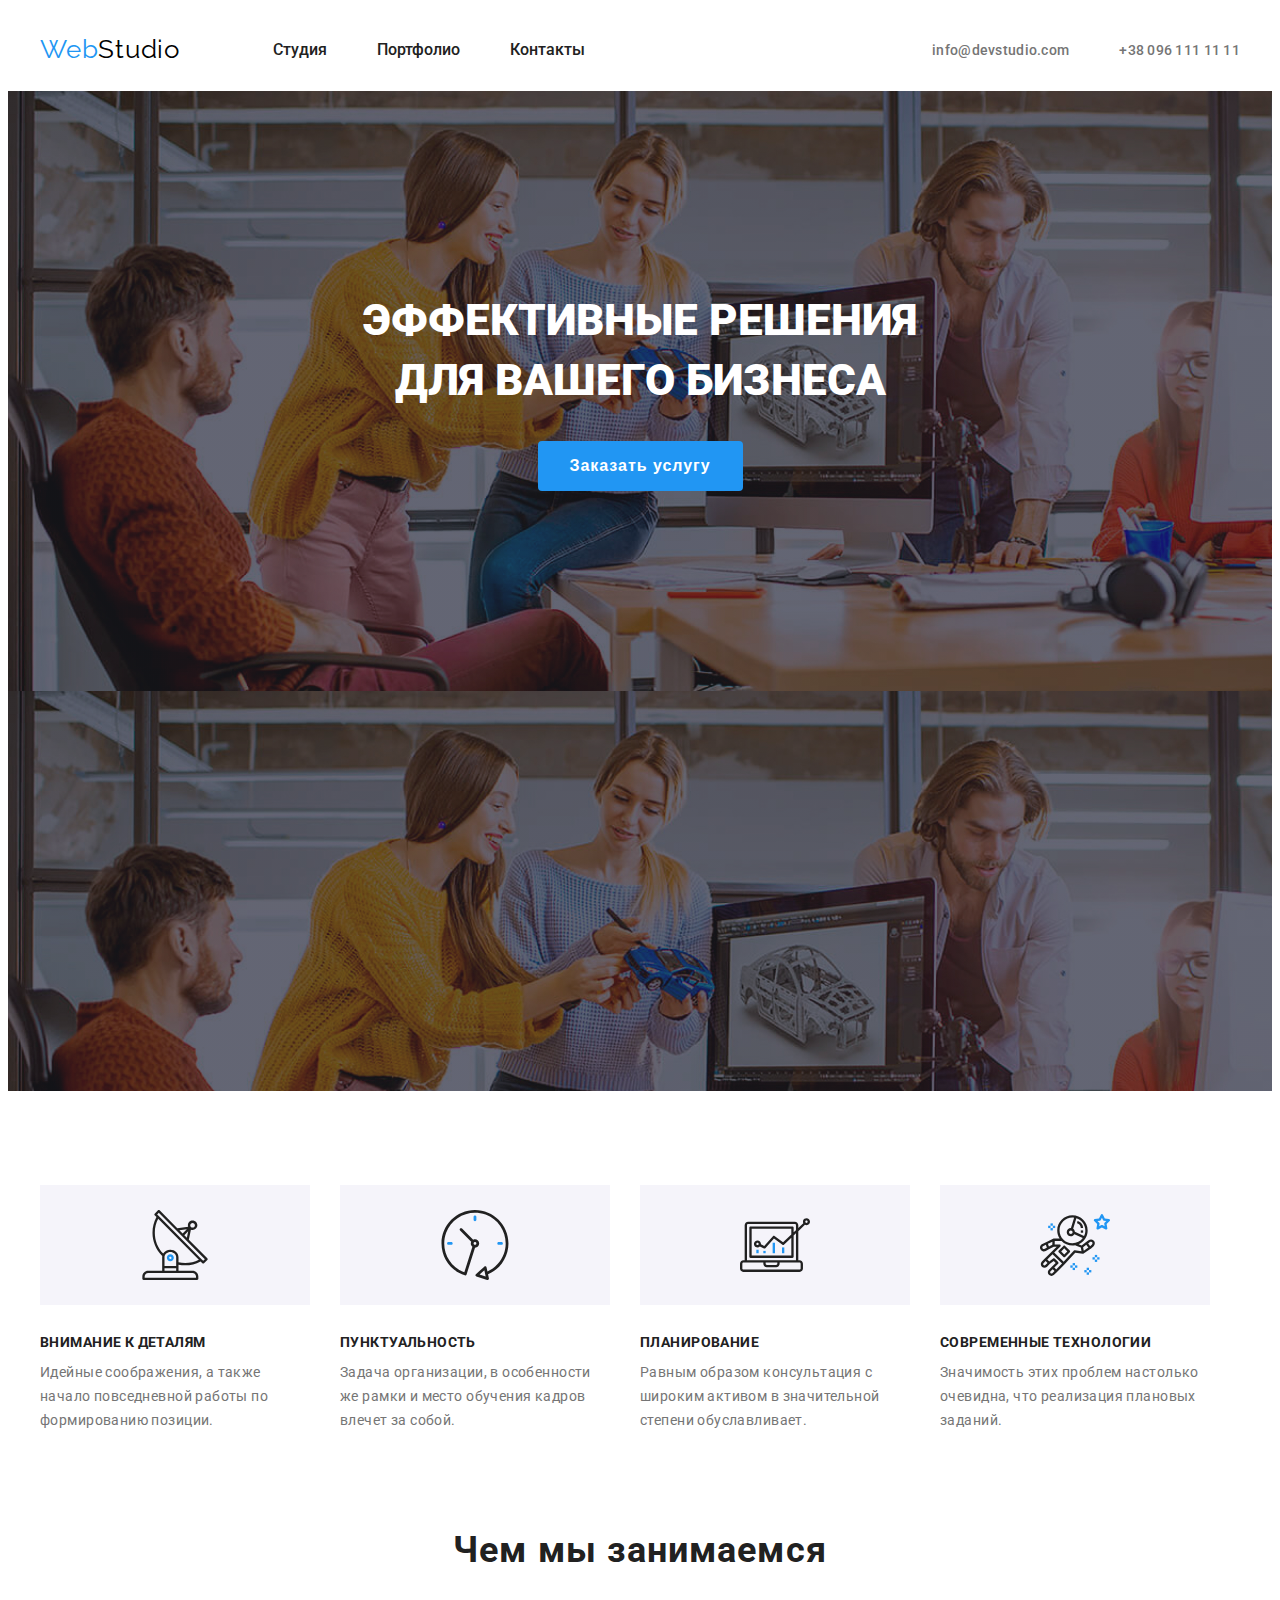
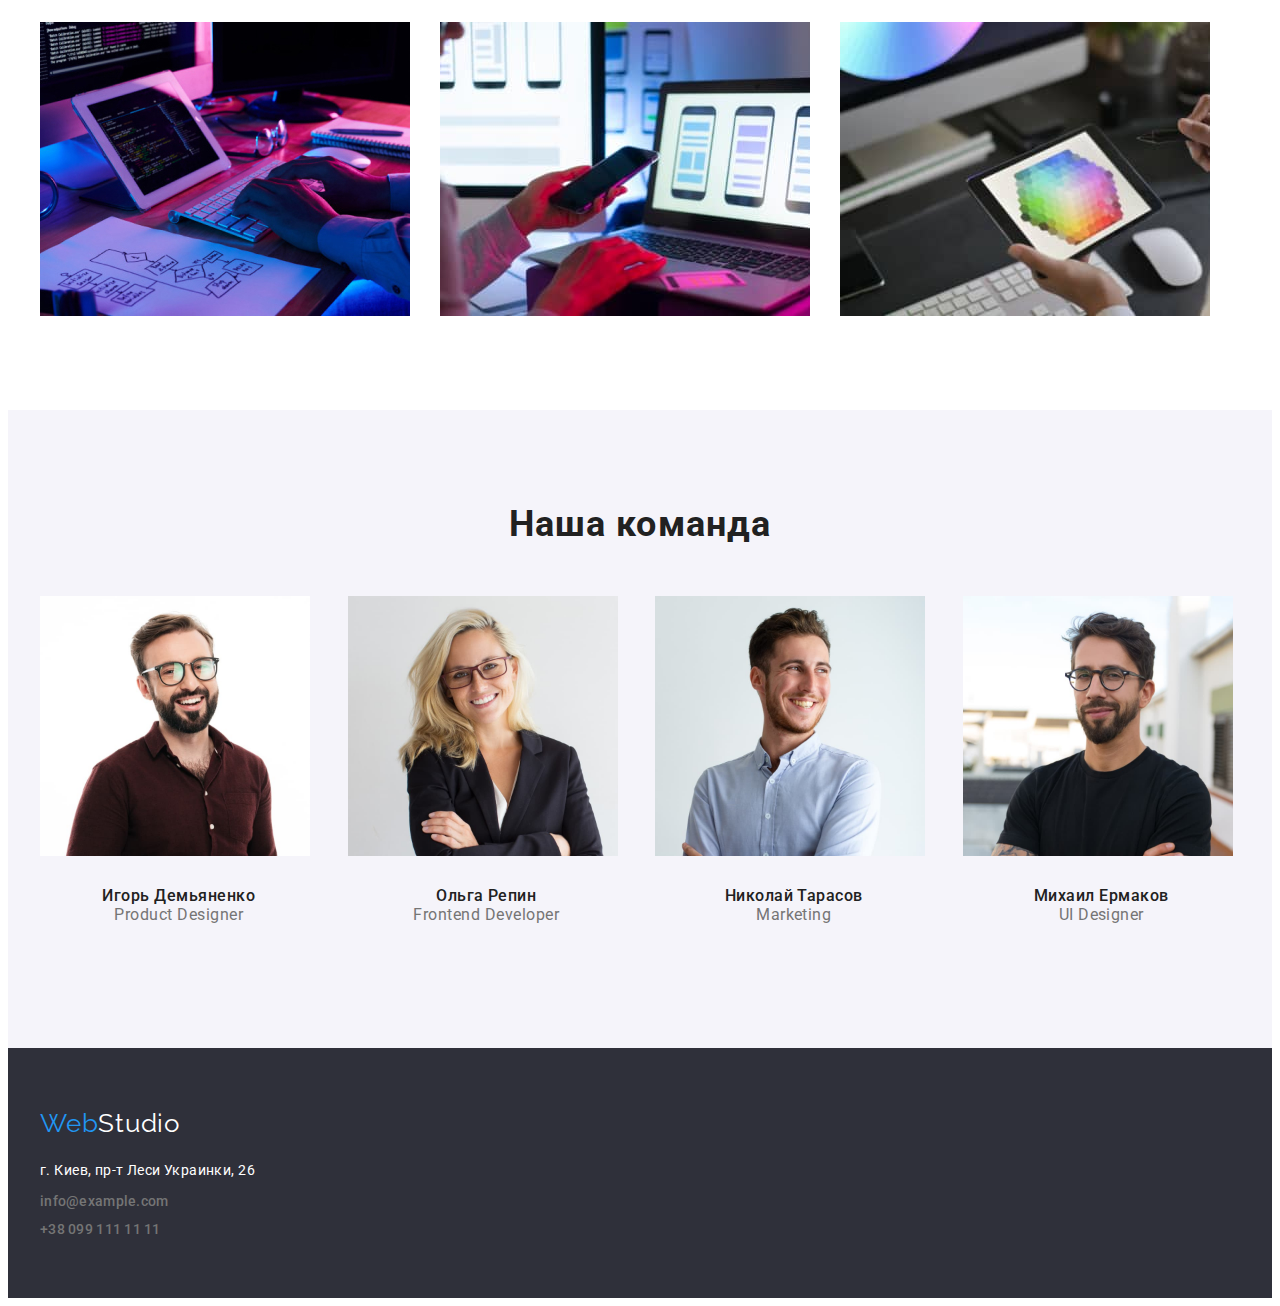
<file: index.html>
<!DOCTYPE html>
<html lang="ru">
  <head>
    <meta charset="UTF-8" />
    <meta http-equiv="X-UA-Compatible" content="IE=edge" />
    <meta name="viewport" content="width=device-width, initial-scale=1.0" />
    <title>Document</title>
    <link rel="preconnect" href="https://fonts.googleapis.com" />
    <link rel="preconnect" href="https://fonts.gstatic.com" crossorigin />
    <link
      href="https://fonts.googleapis.com/css2?family=Raleway:wght@700&family=Roboto:wght@400;500;700;900&display=swap"
      rel="stylesheet"
    />
    <link
      rel="stylesheet"
      href="https://cdnjs.cloudflare.com/ajax/libs/modern-normalize/1.1.0/modern-normalize.min.css"
      integrity="sha512-wpPYUAdjBVSE4KJnH1VR1HeZfpl1ub8YT/NKx4PuQ5NmX2tKuGu6U/JRp5y+Y8XG2tV+wKQpNHVUX03MfMFn9Q=="
      crossorigin="anonymous"
      referrerpolicy="no-referrer"
    />
    <link rel="stylesheet" href="./css/styles.css" />
  </head>
  <body class="body">
    <!-- Шапка страницы-->
    <header class="page-header">
      <div class="conteiner header-conteiner">
        <a class="logo" href="./index.html">
          Web<span class="logo-primary">Studio</span>
        </a>

        <nav class="naw">
          <ul class="nav-list list">
            <li class="naw-item"><a href="" class="link">Студия</a></li>
            <li class="naw-item">
              <a href="./portfolio.html" class="link">Портфолио</a>
            </li>
            <li class="naw-item"><a href="" class="link">Контакты</a></li>
          </ul>
        </nav>

        <ul class="contacts-primary list">
          <li class="item">
            <a href="mailto:info@devstudio.com" class="header-adress link"
              >info@devstudio.com</a
            >
          </li>
          <li class="item">
            <a href="tel:+380961111111" class="link">+38 096 111 11 11</a>
          </li>
        </ul>
      </div>
    </header>
    <!--Уникальный контент страницы-->
    <main>
      <section class="hero">
        <div class="conteiner">
          <h1 class="hero-title">
            ЭФФЕКТИВНЫЕ РЕШЕНИЯ <br />
            ДЛЯ ВАШЕГО БИЗНЕСА
          </h1>
          <button class="button maine-buton" name="Заказать услугу">
            Заказать услугу
          </button>
        </div>
      </section>

      <section class="section">
        <div class="conteiner">
          <h2 class="feature-title">Особенности</h2>
          <ul class="feature-list list">
            <li class="feature-item icon-antenna">
              <h3 class="title">ВНИМАНИЕ К ДЕТАЛЯМ</h3>
              <p class="text">
                Идейные соображения, а также начало повседневной работы по
                формированию позиции.
              </p>
            </li>
            <li class="feature-item icon-clock">
              <h3 class="title">ПУНКТУАЛЬНОСТЬ</h3>
              <p class="text">
                Задача организации, в особенности же рамки и место обучения
                кадров влечет за собой.
              </p>
            </li>
            <li class="feature-item icon-diagram">
              <h3 class="title">ПЛАНИРОВАНИЕ</h3>
              <p class="text">
                Равным образом консультация с широким активом в значительной
                степени обуславливает.
              </p>
            </li>
            <li class="feature-item icon-astronaut">
              <h3 class="title">СОВРЕМЕННЫЕ ТЕХНОЛОГИИ</h3>
              <p class="text">
                Значимость этих проблем настолько очевидна, что реализация
                плановых заданий.
              </p>
            </li>
          </ul>
        </div>
      </section>

      <section class="section specification">
        <div class="conteiner">
          <h2 class="specification-title">Чем мы занимаемся</h2>

          <ul class="specification-list list">
            <li class="specification-item">
              <img
                src="./images/box1.jpg"
                alt="Процес вебпрограмування"
                width="370"
              />
            </li>
            <li class="specification-item">
              <img
                src="./images/box2.jpg"
                alt="Процес розробки дизану додатка"
                width="370"
              />
            </li>
            <li class="specification-item">
              <img
                src="./images/box3.jpg"
                alt="Процес вебпрограмування"
                width="370"
              />
            </li>
          </ul>
        </div>
      </section>

      <section class="section team">
        <div class="conteiner">
          <h2 class="team-title">Наша команда</h2>
          <ul class="team-list list">
            <li class="team-card">
              <img
                class="team-img"
                src="./images/pкoductdesigner.jpg"
                alt="Product Designer"
                width="270"
              />
              <div class="member-info">
                <h3 class="team-member">Игорь Демьяненко</h3>
                <p class="position">Product Designer</p>
              </div>
            </li>
            <li class="team-card">
              <img
                class="team-img"
                src="./images/frontenddeveloper.jpg"
                alt="Frontend Developer"
                width="270"
              />
              <div class="member-info">
                <h3 class="team-member">Ольга Репин</h3>
                <p class="position">Frontend Developer</p>
              </div>
            </li>
            <li class="team-card">
              <img
                class="team-img"
                src="./images/marketing.jpg"
                alt="Marketing"
                width="270"
              />
              <div class="member-info">
                <h3 class="team-member">Николай Тарасов</h3>
                <p class="position">Marketing</p>
              </div>
            </li>
            <li class="team-card">
              <img
                class="team-img"
                src="./images/uidesigner.jpg"
                alt="UI Designer"
                width="270"
              />
              <div class="member-info">
                <h3 class="team-member">Михаил Ермаков</h3>
                <p class="position">UI Designer</p>
              </div>
            </li>
          </ul>
        </div>
      </section>
    </main>

    <!--Подвал страницы-->
    <footer class="footer">
      <div class="footer-conteiner conteiner">
        <a class="logo" href="./index.html">
          Web<span class="logo-secondary">Studio</span>
        </a>

        <address class="footer-address">
          <ul class="contacts-list list">
            <li class="contacts">
              <a
                class="adress"
                href="https://www.google.com/maps/place/%D0%B1%D1%83%D0%BB%D1%8C%D0%B2%D0%B0%D1%80+%D0%9B%D0%B5%D1%81%D1%96+%D0%A3%D0%BA%D1%80%D0%B0%D1%97%D0%BD%D0%BA%D0%B8,+26,+%D0%9A%D0%B8%D1%97%D0%B2,+02000/@50.4265807,30.5361971,17z/data=!3m1!4b1!4m5!3m4!1s0x40d4cf0e033ecbe9:0x57a4dffefec77da0!8m2!3d50.4265807!4d30.5383858"
                >г. Киев, пр-т Леси Украинки, 26</a
              >
            </li>
            <li class="contacts contacts-secondary">
              <a href="mailto:info@example.com" class="link"
                >info@example.com</a
              >
            </li>
            <li class="contacts contacts-secondary">
              <a href="tel:+380991111111" class="link">+38 099 111 11 11</a>
            </li>
          </ul>
        </address>
      </div>
    </footer>
  </body>
</html>
</file>
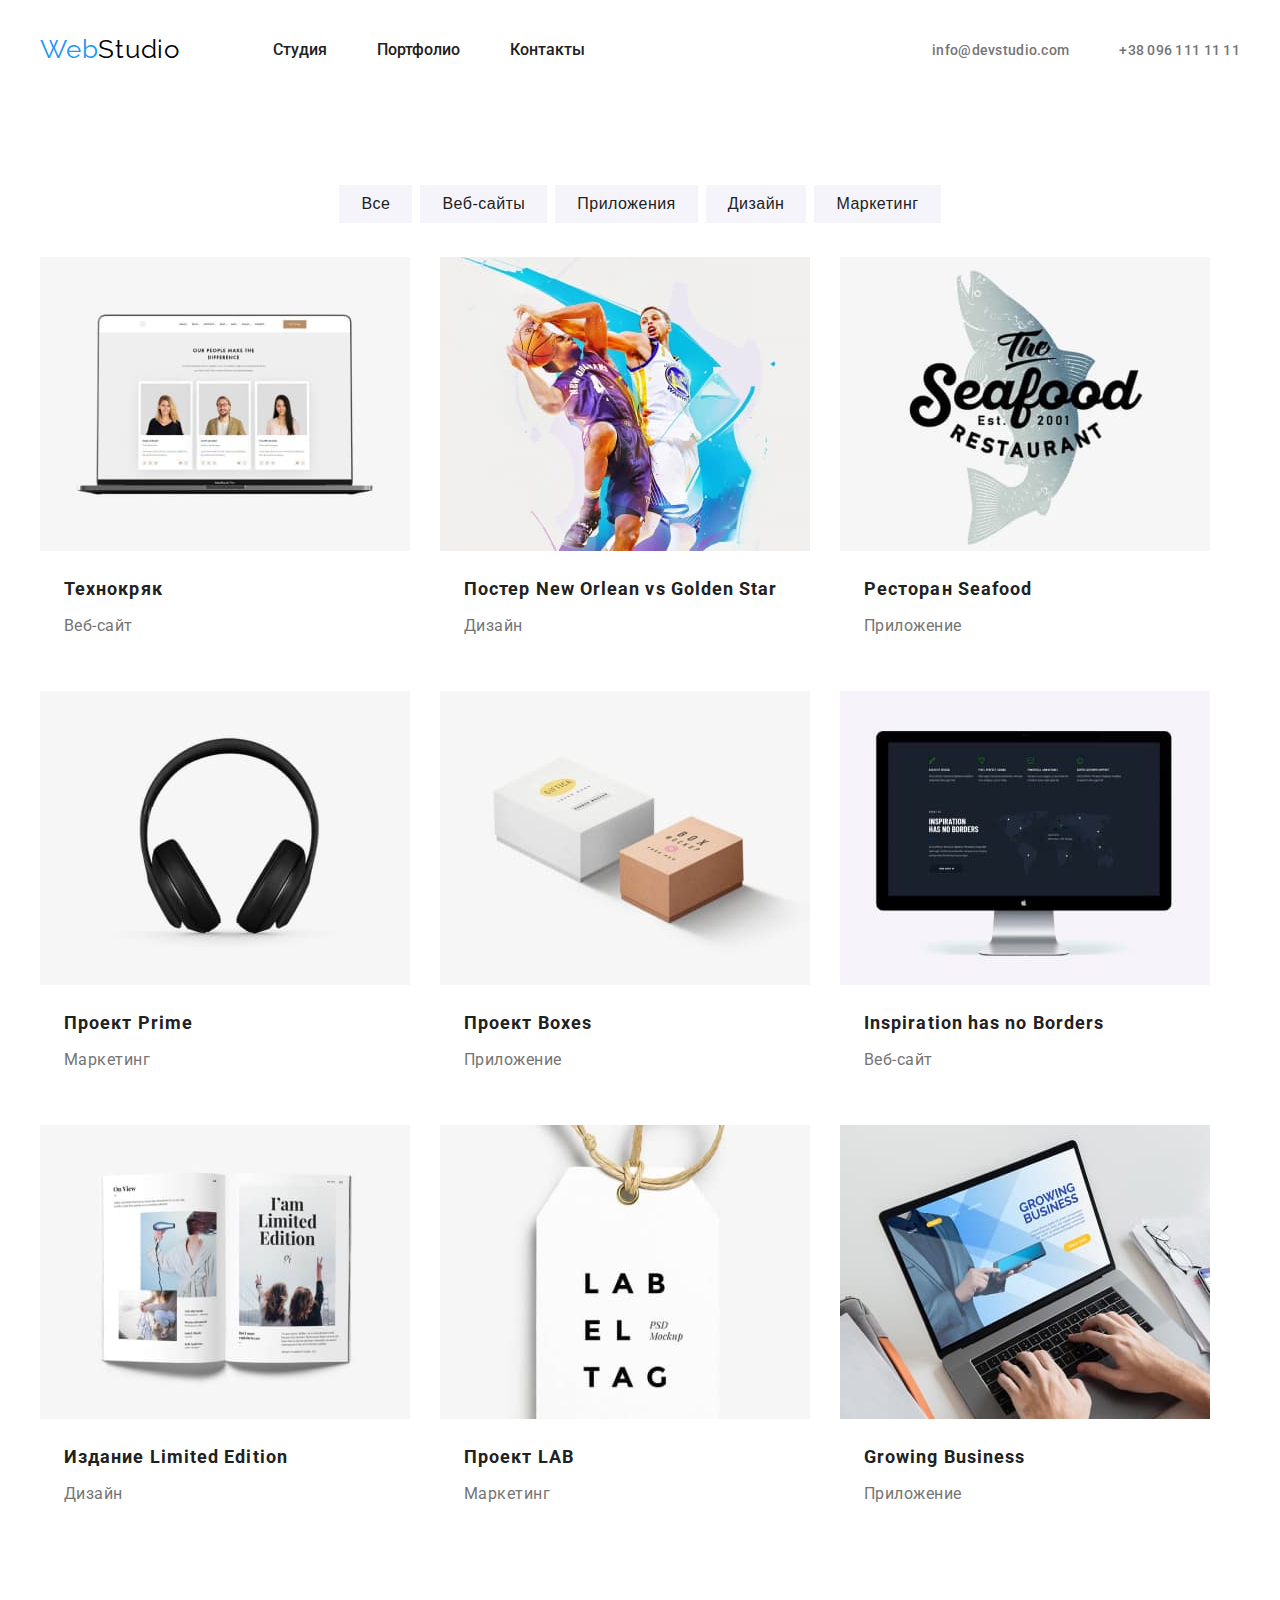
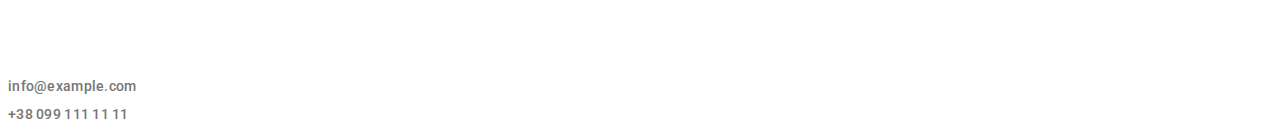
<file: portfolio.html>
<!DOCTYPE html>
<html lang="ru">
  <head>
    <meta charset="UTF-8" />
    <meta http-equiv="X-UA-Compatible" content="IE=edge" />
    <meta name="viewport" content="width=device-width, initial-scale=1.0" />
    <title>Document</title>
    <link rel="preconnect" href="https://fonts.googleapis.com" />
    <link rel="preconnect" href="https://fonts.gstatic.com" crossorigin />
    <link
      href="https://fonts.googleapis.com/css2?family=Raleway:wght@700&family=Roboto:wght@400;500;700;900&display=swap"
      rel="stylesheet"
    />
    <link
      rel="stylesheet"
      href="https://cdnjs.cloudflare.com/ajax/libs/modern-normalize/1.1.0/modern-normalize.min.css"
      integrity="sha512-wpPYUAdjBVSE4KJnH1VR1HeZfpl1ub8YT/NKx4PuQ5NmX2tKuGu6U/JRp5y+Y8XG2tV+wKQpNHVUX03MfMFn9Q=="
      crossorigin="anonymous"
      referrerpolicy="no-referrer"
    />
    <link rel="stylesheet" href="./css/styles.css" />
  </head>
  <body>
    <!-- Шапка страницы-->
    <header class="page-header">
      <div class="conteiner header-conteiner">
        <a class="logo" href="./index.html">
          Web<span class="logo-primary">Studio</span>
        </a>

        <nav class="naw">
          <ul class="nav-list list">
            <li class="naw-item"><a href="" class="link">Студия</a></li>
            <li class="naw-item">
              <a href="./portfolio.html" class="link">Портфолио</a>
            </li>
            <li class="naw-item"><a href="" class="link">Контакты</a></li>
          </ul>
        </nav>

        <ul class="contacts-primary list">
          <li class="item">
            <a href="mailto:info@devstudio.com" class="header-adress link"
              >info@devstudio.com</a
            >
          </li>
          <li class="item">
            <a href="tel:+380961111111" class="link">+38 096 111 11 11</a>
          </li>
        </ul>
      </div>
    </header>

    <!--Уникальный контент страницы-->
    <main>
      <section class="section">
        <div class="conteiner">
          <h1 class="projects">Портфоліо</h1>

          <ul class="filter list">
            <li class="filter-button">
              <button type="button" class="secondary-button link">Все</button>
            </li>
            <li class="filter-button">
              <button type="button" class="secondary-button link">
                Веб-сайты
              </button>
            </li>
            <li class="filter-button">
              <button type="button" class="secondary-button link">
                Приложения
              </button>
            </li>
            <li class="filter-button">
              <button type="button" class="secondary-button link">
                Дизайн
              </button>
            </li>
            <li class="filter-button">
              <button type="button" class="secondary-button link">
                Маркетинг
              </button>
            </li>
          </ul>

          <ul class="prjects-list list">
            <li class="projects-item">
              <img
                class="projects-item-img"
                src="./images/img1.jpg"
                alt="Веб-сайт"
                width="370"
                height="294"
              />
              <div class="projects-title">
                <h2 class="projects-item-title">Технокряк</h2>
                <p class="projects-item-text">Веб-сайт</p>
              </div>
            </li>
            <li class="projects-item">
              <img
                class="projects-item-img"
                src="./images/img2.jpg"
                alt="Дизайн"
                width="370"
                height="294"
              />
              <div class="projects-title">
                <h2 class="projects-item-title">
                  Постер New Orlean vs Golden Star
                </h2>
                <p class="projects-item-text">Дизайн</p>
              </div>
            </li>
            <li class="projects-item">
              <img
                class="projects-item-img"
                src="./images/img3.jpg"
                alt="Приложение"
                width="370"
                height="294"
              />
              <div class="projects-title">
                <h2 class="projects-item-title">Ресторан Seafood</h2>
                <p class="projects-item-text">Приложение</p>
              </div>
            </li>
            <li class="projects-item">
              <img
                class="projects-item-img"
                src="./images/img4.jpg"
                alt="Маркетинг"
                width="370"
                height="294"
              />
              <div class="projects-title">
                <h2 class="projects-item-title">Проект Prime</h2>
                <p class="projects-item-text">Маркетинг</p>
              </div>
            </li>
            <li class="projects-item">
              <img
                class="projects-item-img"
                src="./images/img5.jpg"
                alt="Приложение"
                width="370"
                height="294"
              />
              <div class="projects-title">
                <h2 class="projects-item-title">Проект Boxes</h2>
                <p class="projects-item-text">Приложение</p>
              </div>
            </li>
            <li class="projects-item">
              <img
                class="projects-item-img"
                src="./images/img6.jpg"
                alt="Веб-сайт"
                width="370"
                height="294"
              />
              <div class="projects-title">
                <h2 class="projects-item-title">Inspiration has no Borders</h2>
                <p class="projects-item-text">Веб-сайт</p>
              </div>
            </li>
            <li class="projects-item">
              <img
                class="projects-item-img"
                src="./images/img7.jpg"
                alt="Дизайн"
                width="370"
                height="294"
              />
              <div class="projects-title">
                <h2 class="projects-item-title">Издание Limited Edition</h2>
                <p class="projects-item-text">Дизайн</p>
              </div>
            </li>
            <li class="projects-item">
              <img
                class="projects-item-img"
                src="./images/img8.jpg"
                alt="Маркетинг"
                width="370"
                height="294"
              />
              <div class="projects-title">
                <h2 class="projects-item-title">Проект LAB</h2>
                <p class="projects-item-text">Маркетинг</p>
              </div>
            </li>
            <li class="projects-item">
              <img
                class="projects-item-img"
                src="./images/img9.jpg"
                alt="Приложение"
                width="370"
                height="294"
              />
              <div class="projects-title">
                <h2 class="projects-item-title">Growing Business</h2>
                <p class="projects-item-text">Приложение</p>
              </div>
            </li>
          </ul>
        </div>
      </section>
    </main>

    <!--Подвал страницы-->
    <address class="footer-address">
      <ul class="contacts-list list">
        <li class="contacts">
          <a
            class="adress"
            href="https://www.google.com/maps/place/%D0%B1%D1%83%D0%BB%D1%8C%D0%B2%D0%B0%D1%80+%D0%9B%D0%B5%D1%81%D1%96+%D0%A3%D0%BA%D1%80%D0%B0%D1%97%D0%BD%D0%BA%D0%B8,+26,+%D0%9A%D0%B8%D1%97%D0%B2,+02000/@50.4265807,30.5361971,17z/data=!3m1!4b1!4m5!3m4!1s0x40d4cf0e033ecbe9:0x57a4dffefec77da0!8m2!3d50.4265807!4d30.5383858"
            >г. Киев, пр-т Леси Украинки, 26</a
          >
        </li>
        <li class="contacts contacts-secondary">
          <a href="mailto:info@example.com" class="link">info@example.com</a>
        </li>
        <li class="contacts contacts-secondary">
          <a href="tel:+380991111111" class="link">+38 099 111 11 11</a>
        </li>
      </ul>
    </address>
  </body>
</html>
</file>
<file: css/styles.css>
/*font-family: 'Raleway', sans-serif;
font-family: 'Roboto', sans-serif;*/

:root {
  /* Основні шрфти */
  --main-font: "Roboto", sans-serif;
  --secondary-font: "Raleway", sans-serif;

  /* Колір тексту */
  --primary-text-color: #757575;
  --title-text-colot: #212121;
  --accent-text-color: #2196f3;
  --secondary-text-color: rgba(255, 255, 255, 0.6);
  --light-text-color: #ffffff;

  --primary-logo-color: #000000;

  /* Колір фону */
  --primary-light-bg: #ffffff;

  --primary-darck-bg: #2f303a;
  --secondary-darck-bg: #f5f4fa;

  --accent-button-color: #188ce8;
}

body {
  color: var(--primary-text-color);

  font-family: var(--main-font);
}

.list {
  list-style: none;
  padding-left: 0px;
}

h1,
h3,
h2,
h5,
h4,
ul,
p,
ol {
  margin-top: 0px;
  margin-bottom: 0px;
}

button{
  padding: 0; 0;
  border: 0;

}
/*   Главная страница   */

/* Шапка страницы */

.page-header {
  background-color: var(--primary-light-bg);
}

.header-conteiner {
  display: flex;
  align-items: center;
}

.conteiner {
  width: 1200px;
  padding-left: 15px;
  padding-right: 15px;
  margin-right: auto;
  margin-left: auto;
}

.logo {
  margin-right: 93px;
  text-decoration: none;
  color: var(--accent-text-color);
  font-family: Raleway, sans-serif;
  font-size: 26px;
  line-height: 1.19;
  letter-spacing: 0.03em;
}

.logo-primary {
  color: var(--primary-logo-color);
}
.logo-secondary {
  color: var(--primary-light-bg);
}

.nav-list .link {
  display: flex;
  padding-top: 32px;
  padding-bottom: 32px;

  text-decoration: none;
  color: var(--title-text-colot);
  font-weight: 500;
}

.nav-list {
  display: flex;
}

.nav-list .link:hover,
.nav-list .link:focus {
  color: var(--accent-text-color);
}

.naw-item {
  margin-right: 50px;
}
.naw-item:last-child {
  margin: 0;
}

.contacts-primary .link {
  text-decoration: none;
  color: var(--primary-text-color);
  font-weight: 500;
  font-size: 14px;
  line-height: 1.14;
  letter-spacing: 0.02em;
}

.contacts-primary .link:hover,
.contacts-primary .link:focus {
  color: var(--accent-text-color);
}

.contacts-primary {
  display: flex;
  margin-left: auto;
}

.item + .item {
  margin-left: 50px;
}

/* Уникальный контент страницы */

.hero {
  max-width: 1600px;
  height: 600px;
  
  background-image: linear-gradient(
    to right,
    rgba(47, 48, 58, 0.4),
    rgba(47, 48, 58, 0.4)
    ),
  url(../images/hiroy.jpg);
  background-color: var(--primary-darck-bg);
  text-align: center;
  padding-top: 200px;
  padding-bottom: 200px;
}

.hero-title {
  color: var(--light-text-color);
  font-weight: 900;
  font-size: 44px;
  line-height: 1.36;

  margin-bottom: 30px;

}

.button:hover,
.button:focus {
  color: var(--light-text-color);
  background-color: var(--accent-button-color);
}
.button {
  display: flex;
  padding: 10px 32px;
  align-items: center;
  text-align: center;
  border: 1px;
  border-radius: 4px;
  min-width: 200px;

  cursor: pointer;

  font-weight: 700;
  font-size: 16px;
  line-height: 1.88;
  letter-spacing: 0.06em;
}
.maine-buton {
  margin-left: auto;
  margin-right: auto;
  color: var(--light-text-color);
  background-color: var(--accent-text-color);
}

/* feature*/

.feature-title {
  position: absolute;
  width: 1px;
  height: 1px;
  margin: -1px;
  border: 0;
  padding: 0;
  opacity: 0;
}

.title {
  margin-bottom: 10px;
  color: var(--title-text-colot);

  font-size: 14px;
  line-height: 1.14;
  letter-spacing: 0.03em;
  text-transform: uppercase;
}

.section {
  padding-top: 94px;
  padding-bottom: 94px;
}

.feature-list {
  display: flex;
}
.feature-item {
  width: 270px;
  margin-right: 30px;
  height: 251px;
}


.feature-item::before {
  display: block;
  content: "";
  min-height: 120px;
  min-width: 270px;
  background-size: contain;
  background-repeat: no-repeat;
  background-position: center;
  background-color: rgba(245, 244, 250, 1);
  
}
.icon-antenna::before {
  background-image: url(../images/antenna.svg);
  background-size: 70px;

}
.icon-clock::before{
  background-image: url(../images/clock.svg);
  background-size: 70px;
}
.icon-diagram::before{
  background-image: url(../images/diagram.svg);
  background-size: 70px;
}
.icon-astronaut::before{
  background-image: url(../images/astronaut.svg);
  background-size: 70px;
}

.feature-item:last-child {
  margin: 0;
}

.title{
  padding-top: 30px;
}
.text {
  color: var(--primary-text-color);

  font-size: 14px;
  line-height: 1.71;
  letter-spacing: 0.03em;
}

.specification-title {
  color: var(--title-text-colot);
  font-weight: 700;
  font-size: 36px;
  line-height: 1.16;
  text-align: center;
  letter-spacing: 0.03em;
  margin-bottom: 50px;
}

.specification-list {
  display: flex;
}

.specification-item {
  width: 370px;
  margin-right: 30px;
}
.specification-item:last-child {
  margin: 0;
}
.specification {
  padding-top: 0px;
}

img {
  display: block;
  max-width: 100%;
  height: auto;
}
/* team */

.team {
  background-color: var(--secondary-darck-bg);
}
.team-title {
  margin-bottom: 50px;

  color: var(--title-text-colot);
  font-weight: 700;
  font-size: 36px;
  line-height: 1.16;
  text-align: center;
  letter-spacing: 0.03em;
}

.team-list {
  display: flex;
  flex-wrap: wrap;

  padding-left: 0px;
  margin-left: -30px;
}

.team-card {
  flex-basis: calc(100% / 4 - 30px);
  margin-left: 30px;
}

.team-img {
  margin-bottom: 30px;
}

.team-member {
  color: var(--title-text-colot);
  font-weight: 500;
  font-size: 16px;
  line-height: 1.19;
  text-align: center;
  letter-spacing: 0.03em;
}

.position {
  color: var(--primary-text-color);
  font-size: 16px;
  line-height: 1.19;
  text-align: center;
  letter-spacing: 0.03em;
}

.member-info {
  margin-top: 30px;
  margin-bottom: 30px;
}
/* footer */
.footer {
  padding-top: 60px;
  padding-bottom: 60px;
  background-color: var(--primary-darck-bg);
}

.adress {
  text-decoration: none;
  font-style: normal;
  color: var(--light-text-color);
  font-size: 14px;
  line-height: 1.71;
  letter-spacing: 0.03em;
}
.contacts-secondary .link {
  text-decoration: none;
  font-style: normal;
  color: var(--primary-text-color);
  font-weight: 500;
  font-size: 14px;
  line-height: 1.14;
  letter-spacing: 0.02em;
}

.contacts-secondary .link:hover,
.contacts-secondary .link:focus {
  color: var(--accent-text-color);
}
.footer-address {
  margin-top: 20px;
}

.contacts + .contacts {
  margin-top: 9px;
}

/*    Портфолио     */

/* Уникальный контент страницы */

/*   projects   */

.portfolio {
  margin-top: 94px;
}
.projects {
  opacity: 0;
  position: absolute;
  width: 1px;
  height: 1px;
  margin: -1px;
  border: 0px;
  padding: 0px;
}


.projects-item-title {
  color: var(--title-text-colot);
  font-size: 18px;
  line-height: 2;
  letter-spacing: 0.06em;
}

.projects-item-text {
  color: var(--primary-text-color);
  line-height: 1.87;
  letter-spacing: 0.03em;
}

.filter {
  display: flex;
  justify-content: center;
  margin-bottom: 34px;
}
.filter-button {
  margin-right: 8px;
  background-color: var(--secondary-darck-bg);
  text-align: center;
}
.filter-button:last-child {
  margin: 0px;
}
.secondary-button {
  padding-left: 22px;
  padding-right: 22px;
  padding-top: 6px;
  padding-bottom: 6px;
  min-width: 73px;

  color: var(--title-text-colot);
  font-weight: 500;
  font-size: 16px;
  line-height: 1.62;
  text-align: center;
  letter-spacing: 0.03em;
  cursor: pointer;
  background-color: var(--secondary-darck-bg);
}

.secondary-button:hover,
.secondary-button:focus {
  color: var(--light-text-color);
  background-color: var(--accent-text-color);
}


.prjects-list {
  padding: 0;
  margin: 0;

  display: flex;
  flex-wrap: wrap;

  margin-left: -30px;
  margin-top: -30px;

}
.prjects-list > .projects-item {
  flex-basis: calc(100 / 3 - 30px);
  margin-left: 30px;
  margin-top: 30px;
}



.projects-item-text {
  margin-top: 4px;
}
.projects-title{
  padding-top: 20px;
  padding-bottom: 20px;
  padding-left: 24px;
  padding-right: 24px;
}

.overlay {

}
</file>
